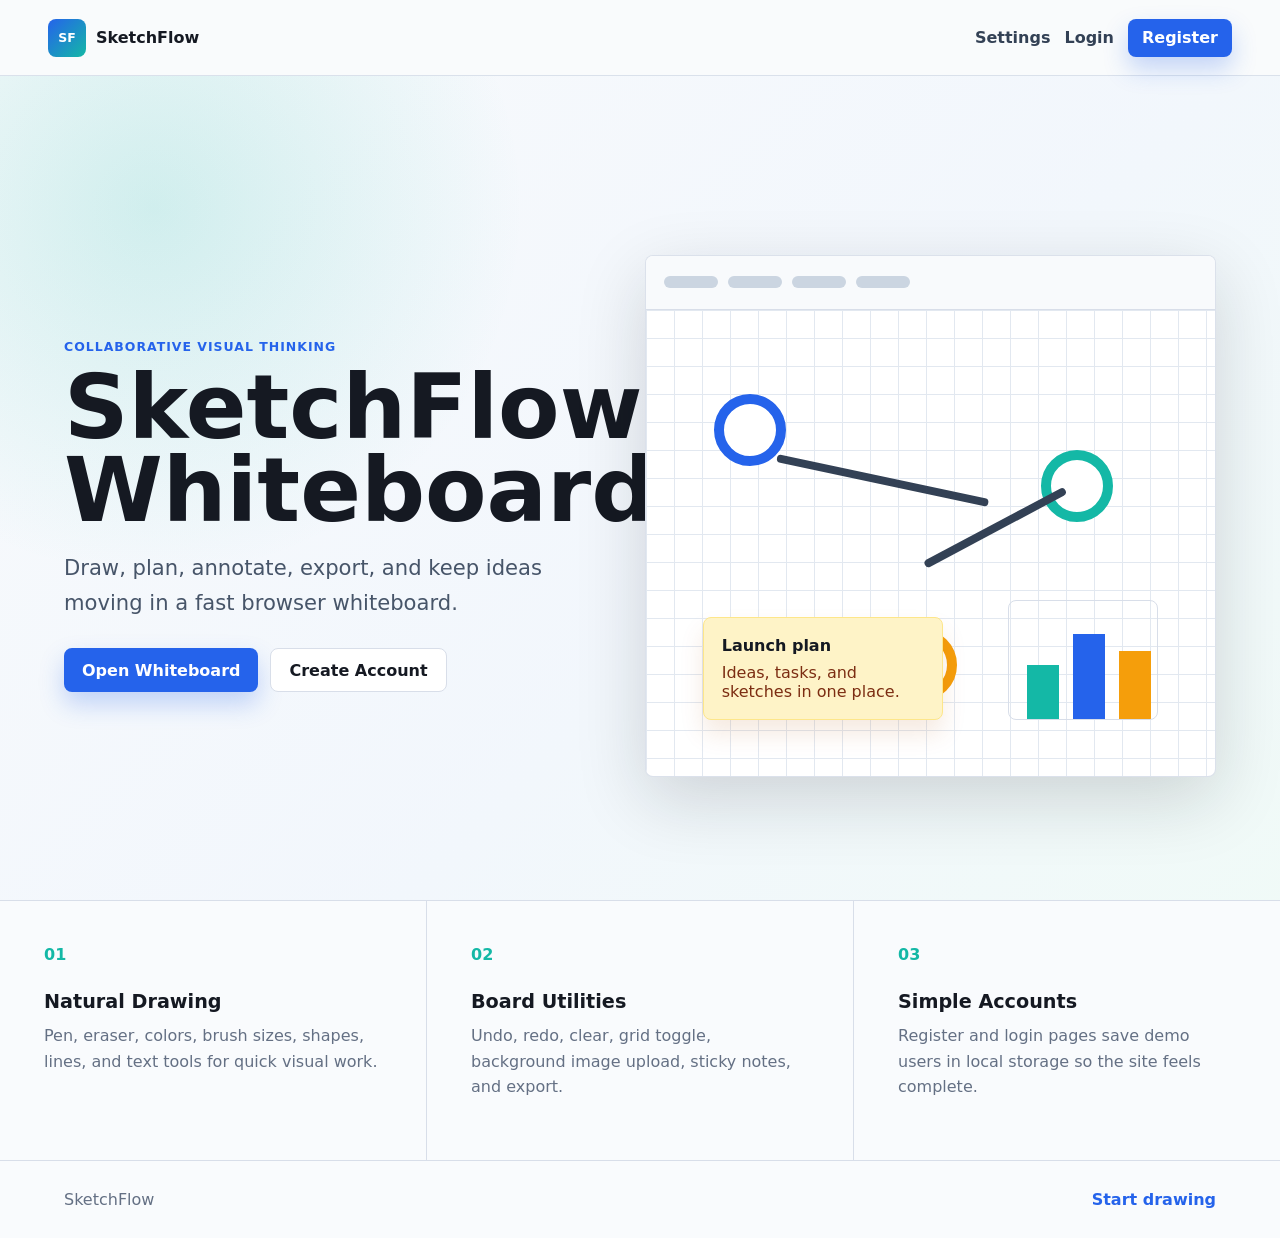
<file: index.html>
<!DOCTYPE html>
<html lang="en">
<head>
  <meta charset="UTF-8">
  <meta name="viewport" content="width=device-width, initial-scale=1.0">
  <title>SketchFlow Whiteboard | Home</title>
  <link rel="stylesheet" href="styles.css">
</head>
<body>
  <header class="site-header">
    <a class="brand" href="index.html">
      <span class="brand-mark">SF</span>
      <span>SketchFlow</span>
    </a>
    <nav class="nav-links">
      <a href="settings.html">Settings</a>
      <a href="login.html">Login</a>
      <a class="button button-small" href="register.html">Register</a>
    </nav>
  </header>

  <main>
    <section class="hero">
      <div class="hero-copy">
        <p class="eyebrow">Collaborative visual thinking</p>
        <h1>SketchFlow Whiteboard</h1>
        <p class="hero-text">
          Draw, plan, annotate, export, and keep ideas moving in a fast browser whiteboard.
        </p>
        <div class="hero-actions">
          <a class="button" href="whiteboard.html">Open Whiteboard</a>
          <a class="button button-ghost" href="register.html">Create Account</a>
        </div>
      </div>
      <div class="hero-board" aria-label="Whiteboard preview">
        <div class="preview-toolbar">
          <span></span><span></span><span></span><span></span>
        </div>
        <div class="preview-canvas">
          <div class="node node-a"></div>
          <div class="node node-b"></div>
          <div class="node node-c"></div>
          <div class="connector connector-a"></div>
          <div class="connector connector-b"></div>
          <div class="sticky-preview">
            <strong>Launch plan</strong>
            <span>Ideas, tasks, and sketches in one place.</span>
          </div>
          <div class="chart-preview"></div>
        </div>
      </div>
    </section>

    <section class="feature-band">
      <div class="feature">
        <span class="feature-icon">01</span>
        <h2>Natural Drawing</h2>
        <p>Pen, eraser, colors, brush sizes, shapes, lines, and text tools for quick visual work.</p>
      </div>
      <div class="feature">
        <span class="feature-icon">02</span>
        <h2>Board Utilities</h2>
        <p>Undo, redo, clear, grid toggle, background image upload, sticky notes, and export.</p>
      </div>
      <div class="feature">
        <span class="feature-icon">03</span>
        <h2>Simple Accounts</h2>
        <p>Register and login pages save demo users in local storage so the site feels complete.</p>
      </div>
    </section>
  </main>

  <footer class="site-footer">
    <span>SketchFlow</span>
    <a href="whiteboard.html">Start drawing</a>
  </footer>
  <script src="theme.js"></script>
</body>
</html>
</file>
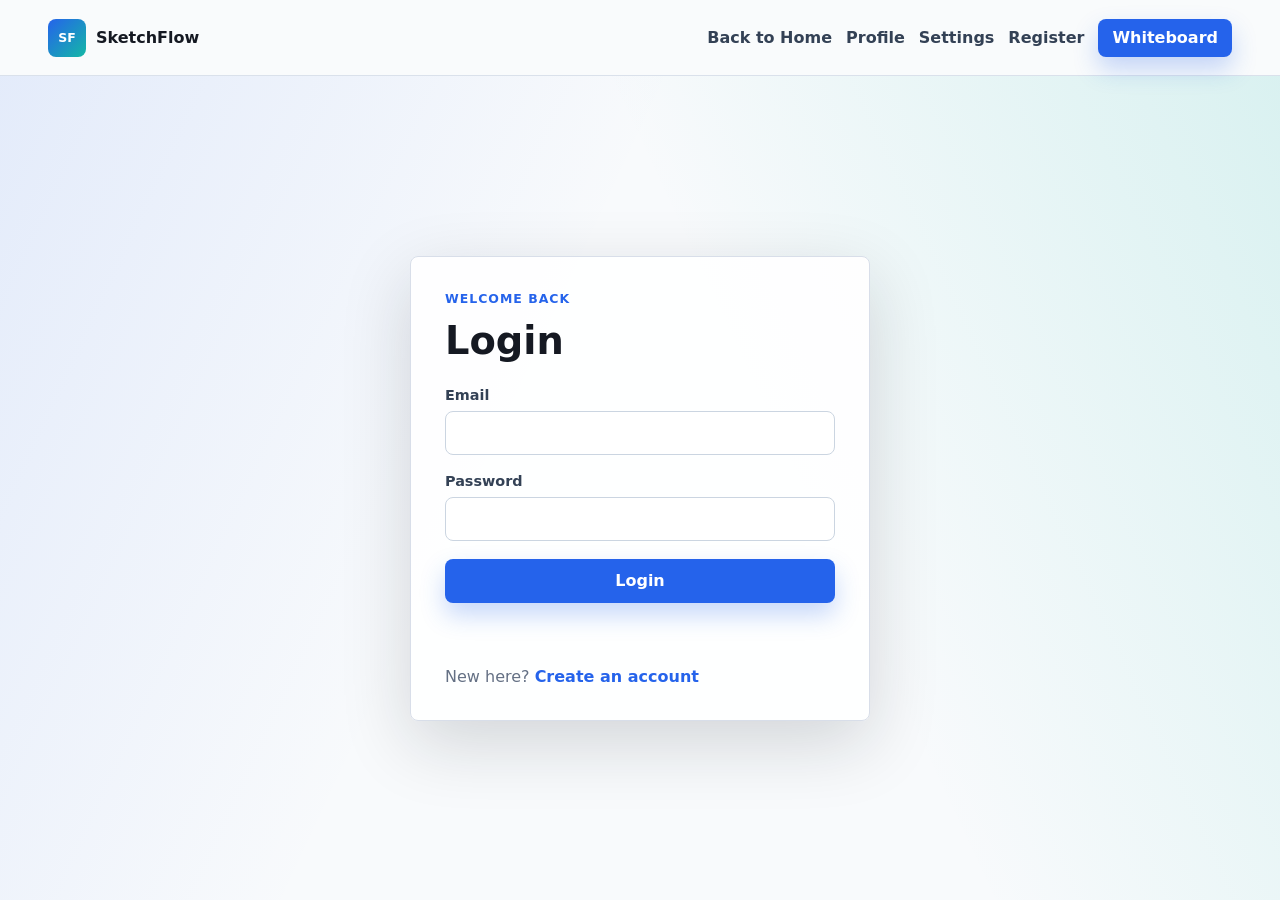
<file: login.html>
<!DOCTYPE html>
<html lang="en">
<head>
  <meta charset="UTF-8">
  <meta name="viewport" content="width=device-width, initial-scale=1.0">
  <title>Login | SketchFlow</title>
  <link rel="stylesheet" href="styles.css">
</head>
<body class="auth-page">
  <header class="site-header">
    <a class="brand" href="index.html">
      <span class="brand-mark">SF</span>
      <span>SketchFlow</span>
    </a>
    <nav class="nav-links">
      <a href="index.html">Back to Home</a>
      <a href="profile.html">Profile</a>
      <a href="settings.html">Settings</a>
      <a href="register.html">Register</a>
      <a class="button button-small" href="whiteboard.html">Whiteboard</a>
    </nav>
  </header>

  <main class="auth-shell">
    <section class="auth-panel">
      <p class="eyebrow">Welcome back</p>
      <h1>Login</h1>
      <form id="loginForm" class="auth-form">
        <label>
          Email
          <input type="email" id="loginEmail" autocomplete="email" required>
        </label>
        <label>
          Password
          <input type="password" id="loginPassword" autocomplete="current-password" required>
        </label>
        <button class="button" type="submit">Login</button>
        <p id="loginMessage" class="form-message" role="status"></p>
      </form>
      <p class="auth-switch">New here? <a href="register.html">Create an account</a></p>
    </section>
  </main>

  <script src="theme.js"></script>
  <script src="auth.js"></script>
</body>
</html>
</file>
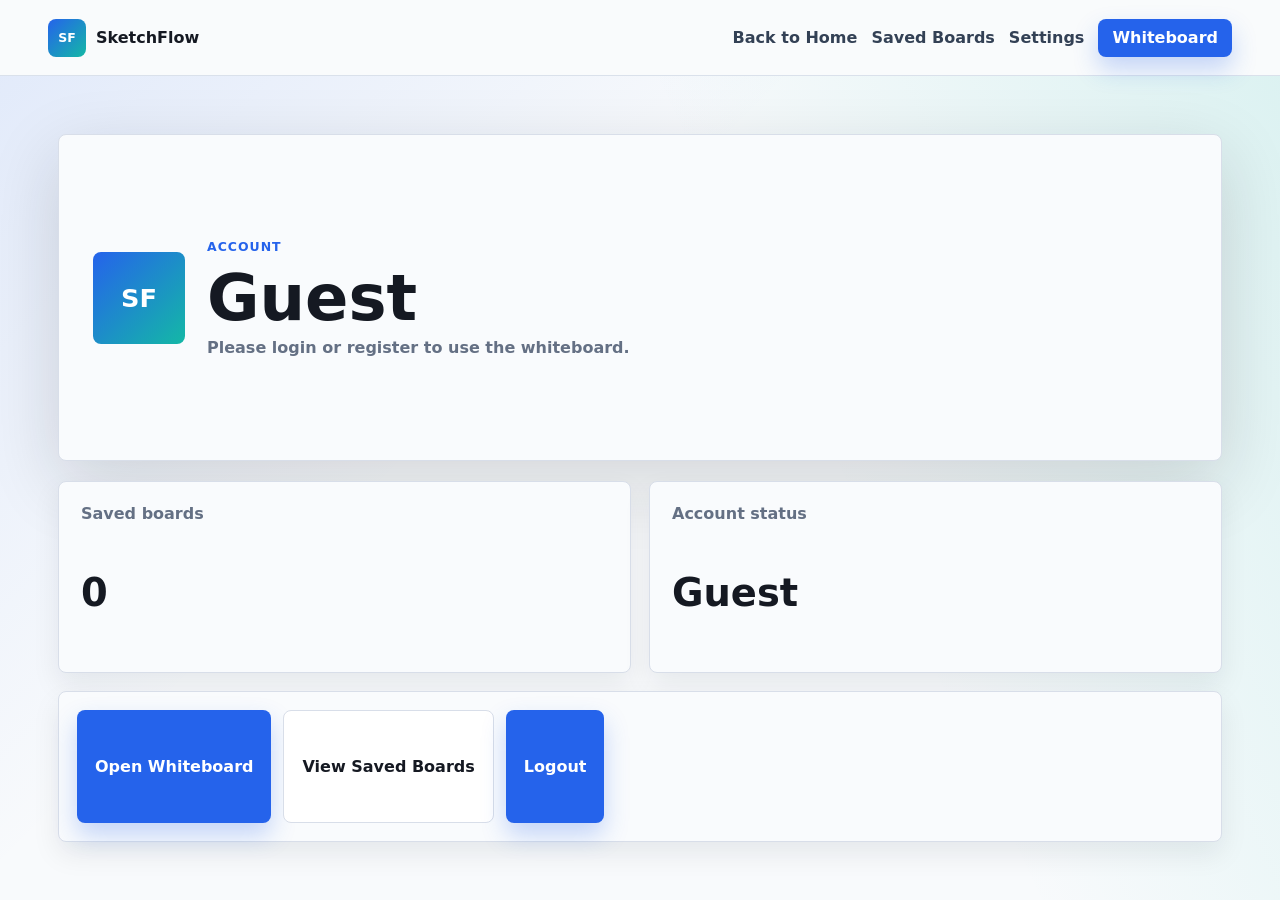
<file: profile.html>
<!DOCTYPE html>
<html lang="en">
<head>
  <meta charset="UTF-8">
  <meta name="viewport" content="width=device-width, initial-scale=1.0">
  <title>Profile | SketchFlow</title>
  <link rel="stylesheet" href="styles.css">
</head>
<body>
  <header class="site-header">
    <a class="brand" href="index.html">
      <span class="brand-mark">SF</span>
      <span>SketchFlow</span>
    </a>
    <nav class="nav-links">
      <a href="index.html">Back to Home</a>
      <a href="saved.html">Saved Boards</a>
      <a href="settings.html">Settings</a>
      <a class="button button-small" href="whiteboard.html">Whiteboard</a>
    </nav>
  </header>

  <main class="profile-shell">
    <section class="profile-panel">
      <div class="profile-avatar" id="profileAvatar">SF</div>
      <div>
        <p class="eyebrow">Account</p>
        <h1 id="profileName">Guest</h1>
        <p id="profileEmail" class="profile-email">Not logged in</p>
      </div>
    </section>

    <section class="profile-grid">
      <div class="profile-card">
        <span>Saved boards</span>
        <strong id="profileBoards">0</strong>
      </div>
      <div class="profile-card">
        <span>Account status</span>
        <strong id="profileStatus">Guest</strong>
      </div>
      <div class="profile-actions">
        <a class="button" href="whiteboard.html">Open Whiteboard</a>
        <a class="button button-ghost" href="saved.html">View Saved Boards</a>
        <button id="logoutBtn" class="button logout-button" type="button">Logout</button>
      </div>
    </section>
  </main>

  <script src="theme.js"></script>
  <script src="profile.js"></script>
</body>
</html>
</file>
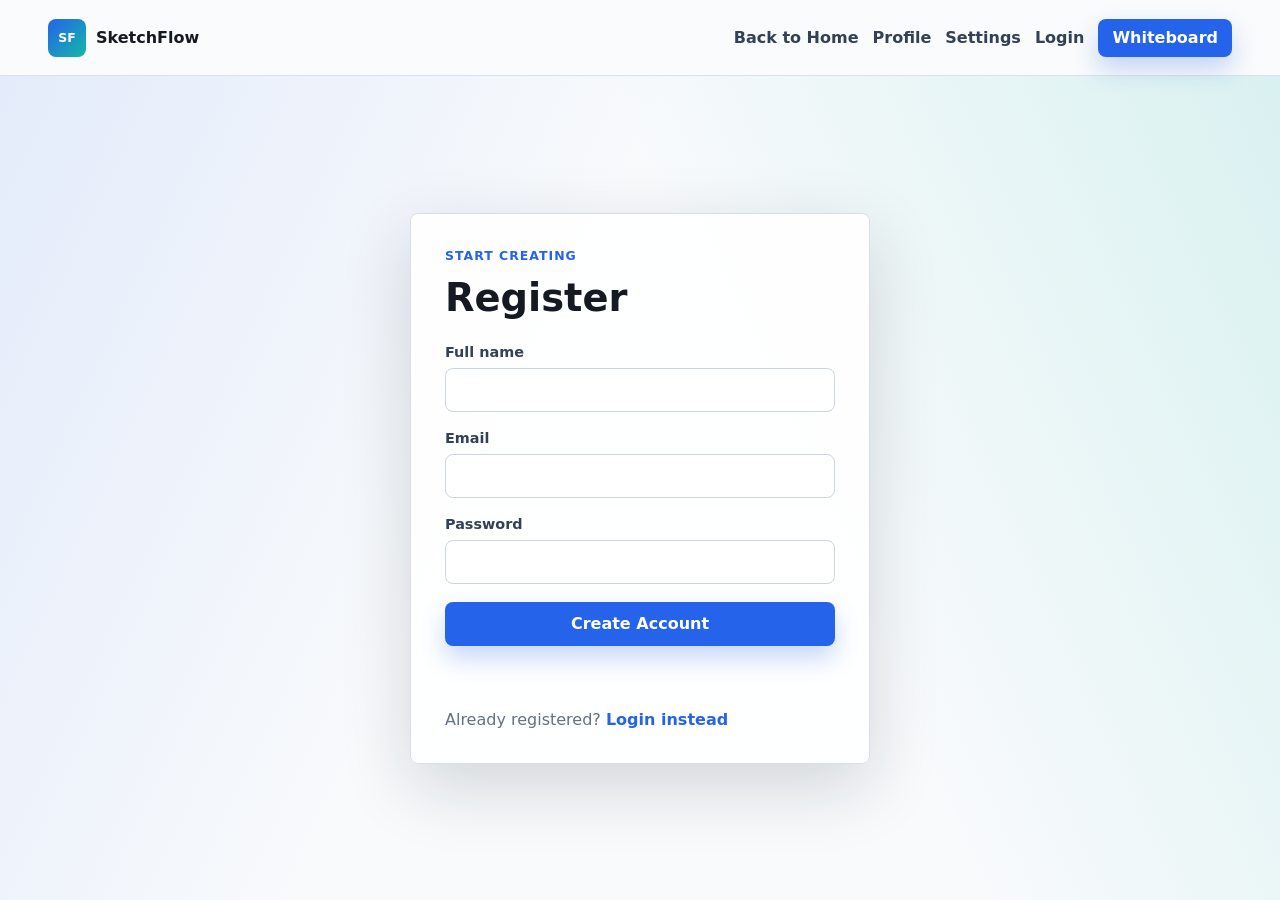
<file: register.html>
<!DOCTYPE html>
<html lang="en">
<head>
  <meta charset="UTF-8">
  <meta name="viewport" content="width=device-width, initial-scale=1.0">
  <title>Register | SketchFlow</title>
  <link rel="stylesheet" href="styles.css">
</head>
<body class="auth-page">
  <header class="site-header">
    <a class="brand" href="index.html">
      <span class="brand-mark">SF</span>
      <span>SketchFlow</span>
    </a>
    <nav class="nav-links">
      <a href="index.html">Back to Home</a>
      <a href="profile.html">Profile</a>
      <a href="settings.html">Settings</a>
      <a href="login.html">Login</a>
      <a class="button button-small" href="whiteboard.html">Whiteboard</a>
    </nav>
  </header>

  <main class="auth-shell">
    <section class="auth-panel">
      <p class="eyebrow">Start creating</p>
      <h1>Register</h1>
      <form id="registerForm" class="auth-form">
        <label>
          Full name
          <input type="text" id="registerName" autocomplete="name" minlength="2" required>
        </label>
        <label>
          Email
          <input type="email" id="registerEmail" autocomplete="email" required>
        </label>
        <label>
          Password
          <input type="password" id="registerPassword" autocomplete="new-password" minlength="6" required>
        </label>
        <button class="button" type="submit">Create Account</button>
        <p id="registerMessage" class="form-message" role="status"></p>
      </form>
      <p class="auth-switch">Already registered? <a href="login.html">Login instead</a></p>
    </section>
  </main>

  <script src="theme.js"></script>
  <script src="auth.js"></script>
</body>
</html>
</file>
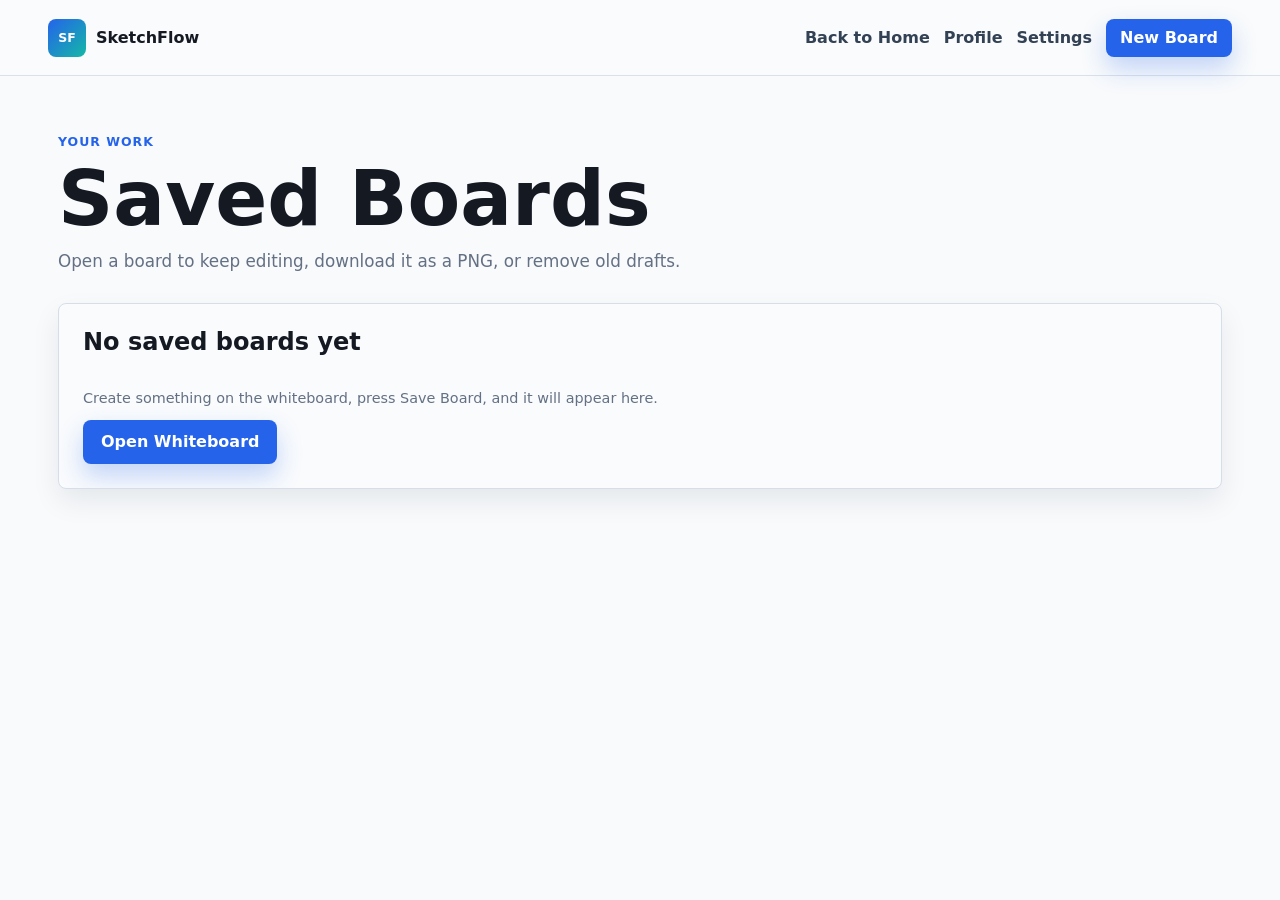
<file: saved.html>
<!DOCTYPE html>
<html lang="en">
<head>
  <meta charset="UTF-8">
  <meta name="viewport" content="width=device-width, initial-scale=1.0">
  <title>Saved Boards | SketchFlow</title>
  <link rel="stylesheet" href="styles.css">
</head>
<body>
  <header class="site-header">
    <a class="brand" href="index.html">
      <span class="brand-mark">SF</span>
      <span>SketchFlow</span>
    </a>
    <nav class="nav-links">
      <a href="index.html">Back to Home</a>
      <a href="profile.html">Profile</a>
      <a href="settings.html">Settings</a>
      <a class="button button-small" href="whiteboard.html">New Board</a>
    </nav>
  </header>

  <main class="saved-shell">
    <section class="saved-heading">
      <p class="eyebrow">Your work</p>
      <h1>Saved Boards</h1>
      <p>Open a board to keep editing, download it as a PNG, or remove old drafts.</p>
    </section>
    <section id="savedGrid" class="saved-grid" aria-live="polite"></section>
  </main>

  <script src="theme.js"></script>
  <script src="saved.js"></script>
</body>
</html>
</file>
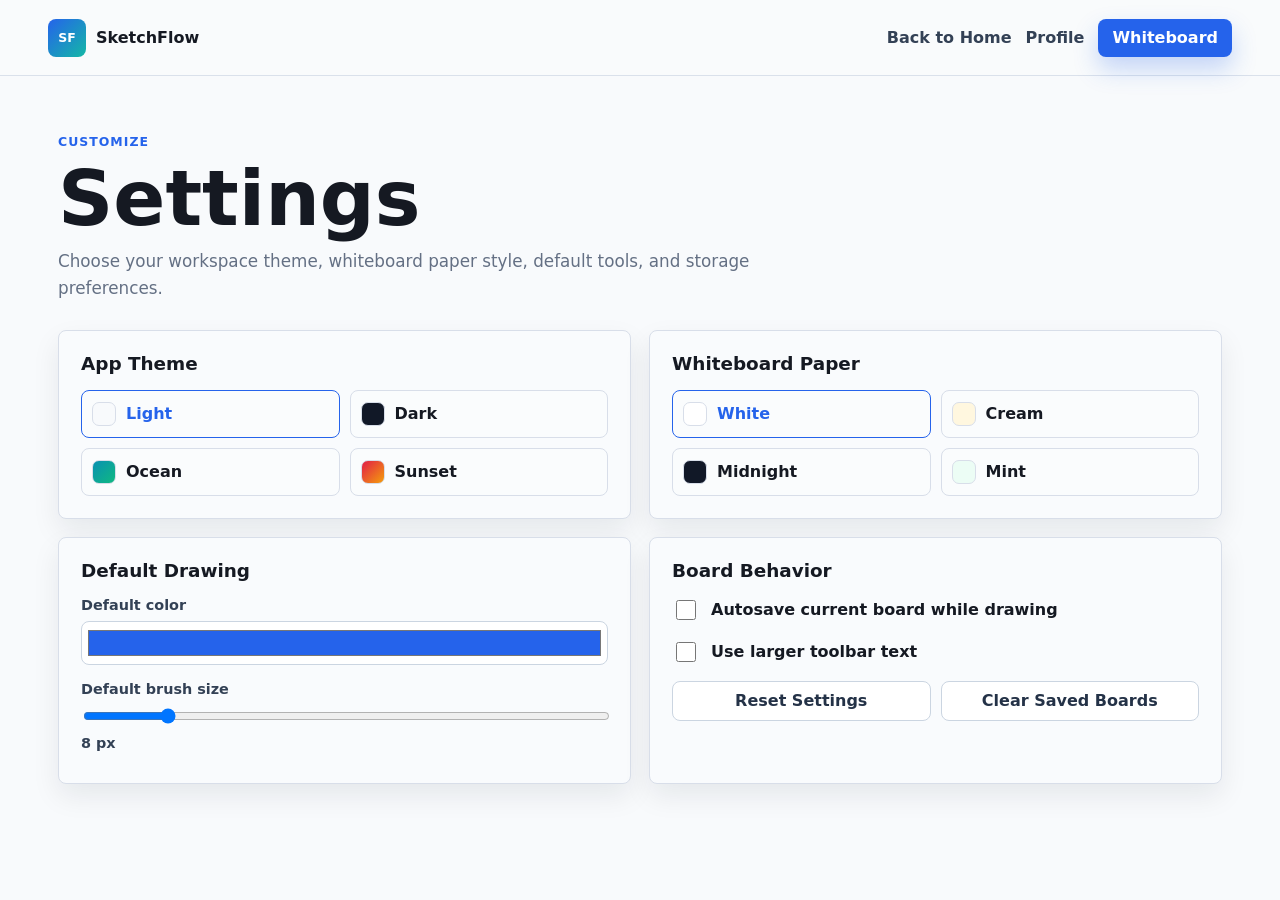
<file: settings.html>
<!DOCTYPE html>
<html lang="en">
<head>
  <meta charset="UTF-8">
  <meta name="viewport" content="width=device-width, initial-scale=1.0">
  <title>Settings | SketchFlow</title>
  <link rel="stylesheet" href="styles.css">
</head>
<body>
  <header class="site-header">
    <a class="brand" href="index.html">
      <span class="brand-mark">SF</span>
      <span>SketchFlow</span>
    </a>
    <nav class="nav-links">
      <a href="index.html">Back to Home</a>
      <a href="profile.html">Profile</a>
      <a class="button button-small" href="whiteboard.html">Whiteboard</a>
    </nav>
  </header>

  <main class="settings-shell">
    <section class="settings-heading">
      <p class="eyebrow">Customize</p>
      <h1>Settings</h1>
      <p>Choose your workspace theme, whiteboard paper style, default tools, and storage preferences.</p>
    </section>

    <section class="settings-grid">
      <article class="settings-card">
        <h2>App Theme</h2>
        <div class="theme-options" data-setting="siteTheme">
          <button class="theme-choice" data-value="light" type="button"><span class="swatch light-swatch"></span>Light</button>
          <button class="theme-choice" data-value="dark" type="button"><span class="swatch dark-swatch"></span>Dark</button>
          <button class="theme-choice" data-value="ocean" type="button"><span class="swatch ocean-swatch"></span>Ocean</button>
          <button class="theme-choice" data-value="sunset" type="button"><span class="swatch sunset-swatch"></span>Sunset</button>
        </div>
      </article>

      <article class="settings-card">
        <h2>Whiteboard Paper</h2>
        <div class="theme-options" data-setting="boardTheme">
          <button class="theme-choice" data-value="white" type="button"><span class="swatch paper-white"></span>White</button>
          <button class="theme-choice" data-value="cream" type="button"><span class="swatch paper-cream"></span>Cream</button>
          <button class="theme-choice" data-value="midnight" type="button"><span class="swatch paper-midnight"></span>Midnight</button>
          <button class="theme-choice" data-value="mint" type="button"><span class="swatch paper-mint"></span>Mint</button>
        </div>
      </article>

      <article class="settings-card">
        <h2>Default Drawing</h2>
        <label class="control-label">Default color
          <input id="defaultColor" type="color" value="#2563eb">
        </label>
        <label class="control-label">Default brush size
          <input id="defaultBrushSize" type="range" min="2" max="42" value="8">
          <span id="defaultBrushValue">8 px</span>
        </label>
      </article>

      <article class="settings-card">
        <h2>Board Behavior</h2>
        <label class="toggle-row">
          <input id="autoSave" type="checkbox">
          <span>Autosave current board while drawing</span>
        </label>
        <label class="toggle-row">
          <input id="largeText" type="checkbox">
          <span>Use larger toolbar text</span>
        </label>
        <div class="settings-actions">
          <button id="resetSettings" class="tool-button" type="button">Reset Settings</button>
          <button id="clearSavedBoards" class="tool-button danger" type="button">Clear Saved Boards</button>
        </div>
        <p id="settingsMessage" class="form-message" role="status"></p>
      </article>
    </section>
  </main>

  <script src="theme.js"></script>
  <script src="settings.js"></script>
</body>
</html>
</file>
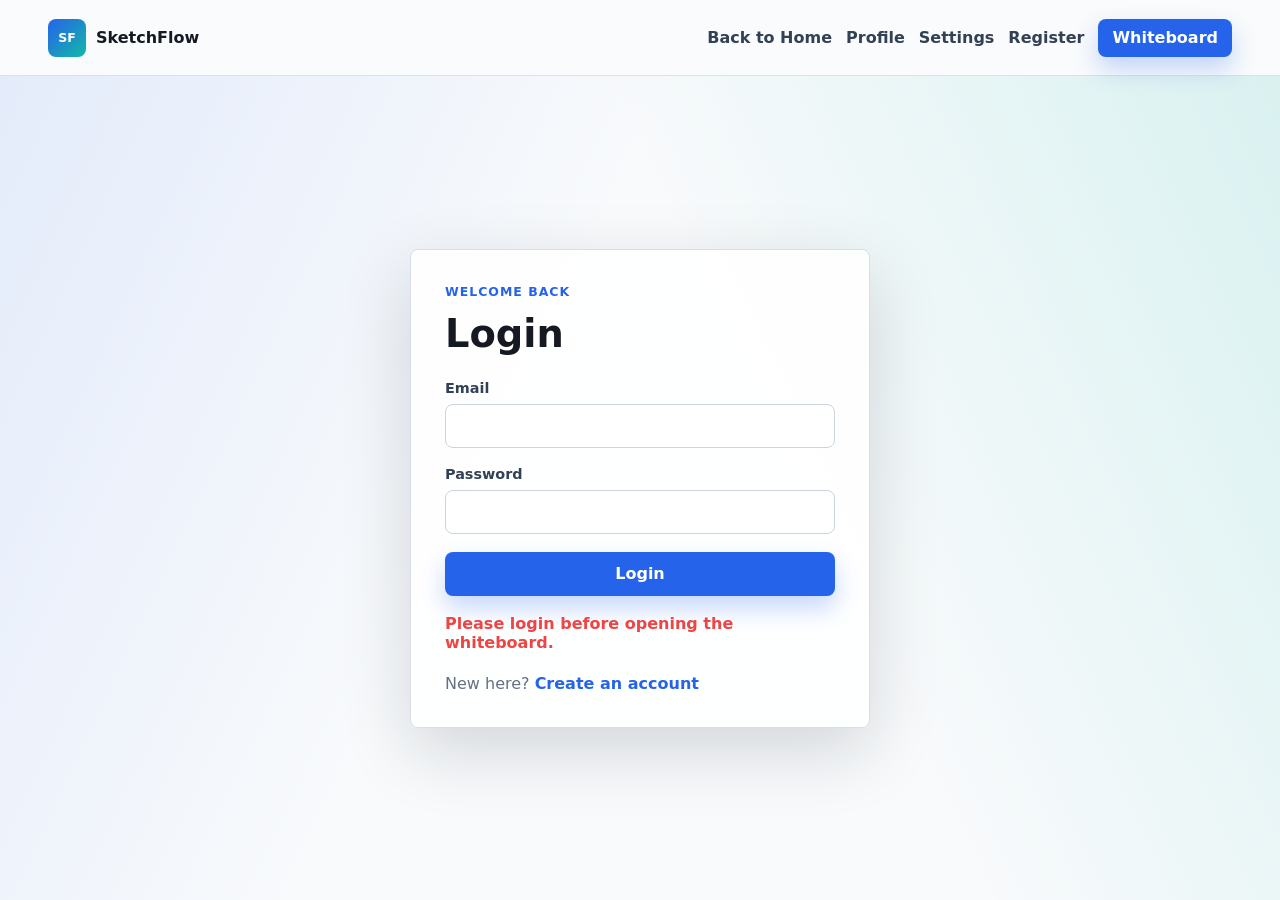
<file: whiteboard.html>
<!DOCTYPE html>
<html lang="en">
<head>
  <meta charset="UTF-8">
  <meta name="viewport" content="width=device-width, initial-scale=1.0">
  <title>Whiteboard | SketchFlow</title>
  <link rel="stylesheet" href="styles.css">
</head>
<body class="board-page">
  <header class="board-topbar">
    <a class="brand" href="index.html">
      <span class="brand-mark">SF</span>
      <span>SketchFlow</span>
    </a>
    <div class="board-title">
      <input id="boardTitle" value="Untitled board" aria-label="Board title">
      <span id="userBadge">Guest mode</span>
    </div>
    <nav class="nav-links">
      <a href="index.html">Back to Home</a>
      <a href="saved.html">Saved Boards</a>
      <a href="profile.html">Profile</a>
      <a href="settings.html">Settings</a>
      <a href="login.html">Login</a>
      <a href="register.html">Register</a>
    </nav>
  </header>

  <main class="whiteboard-app">
    <aside class="tool-panel" aria-label="Whiteboard tools">
      <div class="tool-group">
        <button class="tool-button active" data-tool="pen" title="Pen">Pen</button>
        <button class="tool-button" data-tool="eraser" title="Eraser">Erase</button>
        <button class="tool-button" data-tool="line" title="Line">Line</button>
        <button class="tool-button" data-tool="rect" title="Rectangle">Rect</button>
        <button class="tool-button" data-tool="circle" title="Circle">Circle</button>
        <button class="tool-button" data-tool="text" title="Text">Text</button>
      </div>

      <div class="tool-group">
        <label class="control-label">Color
          <input id="colorPicker" type="color" value="#2563eb">
        </label>
        <label class="control-label">Size
          <input id="brushSize" type="range" min="2" max="42" value="8">
          <span id="brushValue">8</span>
        </label>
      </div>

      <div class="tool-group">
        <button id="undoBtn" class="tool-button">Undo</button>
        <button id="redoBtn" class="tool-button">Redo</button>
        <button id="clearBtn" class="tool-button danger">Clear</button>
      </div>

      <div class="tool-group">
        <button id="noteBtn" class="tool-button">Note</button>
        <button id="saveBtn" class="tool-button">Save Board</button>
        <button id="exportBtn" class="tool-button">Save PNG</button>
        <label class="tool-button file-button">
          Image
          <input id="imageLoader" type="file" accept="image/*">
        </label>
      </div>
    </aside>

    <section class="canvas-shell">
      <canvas id="whiteboardCanvas" aria-label="Interactive whiteboard canvas"></canvas>
      <div id="notesLayer" class="notes-layer"></div>
      <input id="textInput" class="floating-text" type="text" aria-label="Canvas text input">
    </section>

    <aside class="info-panel">
      <h2>Board Tools</h2>
      <div class="stat-list">
        <div><span>Tool</span><strong id="toolStatus">Pen</strong></div>
        <div><span>Brush</span><strong id="sizeStatus">8 px</strong></div>
        <div><span>Objects</span><strong id="objectStatus">0</strong></div>
      </div>
      <div class="mini-guide">
        <p>Click and drag to draw. Use text mode to place labels. Notes can be moved by dragging their top edge.</p>
      </div>
    </aside>
  </main>

  <script src="theme.js"></script>
  <script src="whiteboard.js"></script>
</body>
</html>
</file>
<file: styles.css>
:root {
  --ink: #151922;
  --muted: #647084;
  --paper: #f8fafc;
  --line: #d8dee9;
  --brand: #2563eb;
  --brand-dark: #1d4ed8;
  --accent: #14b8a6;
  --warn: #ef4444;
  --panel: rgba(255, 255, 255, 0.92);
  --shadow: 0 22px 70px rgba(21, 25, 34, 0.16);
  --canvas-paper: #ffffff;
}

:root[data-theme="dark"] {
  --ink: #e5edf8;
  --muted: #aeb8c8;
  --paper: #111827;
  --line: #334155;
  --brand: #60a5fa;
  --brand-dark: #3b82f6;
  --accent: #2dd4bf;
  --panel: rgba(15, 23, 42, 0.94);
  --shadow: 0 22px 70px rgba(0, 0, 0, 0.35);
}

:root[data-theme="ocean"] {
  --ink: #102033;
  --muted: #4f6b7d;
  --paper: #ecfeff;
  --line: #b6e2ea;
  --brand: #0891b2;
  --brand-dark: #0e7490;
  --accent: #10b981;
}

:root[data-theme="sunset"] {
  --ink: #261414;
  --muted: #765353;
  --paper: #fff7ed;
  --line: #fed7aa;
  --brand: #e11d48;
  --brand-dark: #be123c;
  --accent: #f59e0b;
}

:root[data-board-theme="white"] { --canvas-paper: #ffffff; }
:root[data-board-theme="cream"] { --canvas-paper: #fff7df; }
:root[data-board-theme="midnight"] { --canvas-paper: #111827; }
:root[data-board-theme="mint"] { --canvas-paper: #ecfdf5; }

:root.large-ui .tool-button,
:root.large-ui .board-topbar,
:root.large-ui .control-label {
  font-size: 1.04rem;
}

* {
  box-sizing: border-box;
}

body {
  margin: 0;
  color: var(--ink);
  font-family: Inter, ui-sans-serif, system-ui, -apple-system, BlinkMacSystemFont, "Segoe UI", sans-serif;
  background: var(--paper);
}

a {
  color: inherit;
  text-decoration: none;
}

.site-header,
.board-topbar {
  position: sticky;
  top: 0;
  z-index: 20;
  display: flex;
  align-items: center;
  justify-content: space-between;
  gap: 18px;
  min-height: 76px;
  padding: 16px clamp(18px, 4vw, 48px);
  border-bottom: 1px solid rgba(216, 222, 233, 0.9);
  background: color-mix(in srgb, var(--paper) 90%, white);
  backdrop-filter: blur(18px);
}

.brand {
  display: inline-flex;
  align-items: center;
  gap: 10px;
  font-weight: 800;
}

.brand-mark {
  display: grid;
  width: 38px;
  height: 38px;
  place-items: center;
  color: #ffffff;
  border-radius: 8px;
  background: linear-gradient(135deg, var(--brand), var(--accent));
  font-size: 0.78rem;
}

.nav-links {
  display: flex;
  align-items: center;
  gap: 14px;
  color: #334155;
  font-weight: 700;
}

.button,
button.button {
  display: inline-flex;
  align-items: center;
  justify-content: center;
  min-height: 44px;
  padding: 0 18px;
  border: 0;
  border-radius: 8px;
  color: #ffffff;
  background: var(--brand);
  box-shadow: 0 12px 25px rgba(37, 99, 235, 0.25);
  font: inherit;
  font-weight: 800;
  cursor: pointer;
}

.button:hover {
  background: var(--brand-dark);
}

.button-small {
  min-height: 38px;
  padding: 0 14px;
}

.button-ghost {
  color: var(--ink);
  background: #ffffff;
  border: 1px solid var(--line);
  box-shadow: none;
}

.button-ghost:hover {
  background: #f1f5f9;
}

.hero {
  display: grid;
  grid-template-columns: minmax(0, 0.95fr) minmax(320px, 1.05fr);
  gap: clamp(28px, 5vw, 72px);
  align-items: center;
  min-height: calc(100vh - 76px);
  padding: clamp(44px, 7vw, 92px) clamp(18px, 5vw, 68px) 34px;
  background:
    radial-gradient(circle at 12% 16%, rgba(20, 184, 166, 0.17), transparent 28%),
    linear-gradient(135deg, var(--paper) 0%, color-mix(in srgb, var(--paper) 80%, #dbeafe) 55%, color-mix(in srgb, var(--paper) 80%, #d1fae5) 100%);
}

.eyebrow {
  margin: 0 0 12px;
  color: var(--brand);
  font-size: 0.78rem;
  font-weight: 900;
  letter-spacing: 0.08em;
  text-transform: uppercase;
}

h1,
h2,
p {
  margin-top: 0;
}

.hero h1 {
  max-width: 720px;
  margin-bottom: 18px;
  font-size: clamp(3rem, 7vw, 6.8rem);
  line-height: 0.93;
  letter-spacing: 0;
}

.hero-text {
  max-width: 640px;
  color: #475569;
  font-size: clamp(1.05rem, 2vw, 1.32rem);
  line-height: 1.65;
}

.hero-actions {
  display: flex;
  flex-wrap: wrap;
  gap: 12px;
  margin-top: 28px;
}

.hero-board {
  min-height: 520px;
  border: 1px solid rgba(216, 222, 233, 0.9);
  border-radius: 8px;
  background: #ffffff;
  box-shadow: var(--shadow);
  overflow: hidden;
}

.preview-toolbar {
  display: flex;
  gap: 10px;
  align-items: center;
  height: 54px;
  padding: 0 18px;
  border-bottom: 1px solid var(--line);
  background: #f8fafc;
}

.preview-toolbar span {
  width: 54px;
  height: 12px;
  border-radius: 999px;
  background: #cbd5e1;
}

.preview-canvas {
  position: relative;
  height: 466px;
  background-image:
    linear-gradient(#e2e8f0 1px, transparent 1px),
    linear-gradient(90deg, #e2e8f0 1px, transparent 1px);
  background-size: 28px 28px;
}

.node {
  position: absolute;
  width: 72px;
  height: 72px;
  border: 10px solid #2563eb;
  border-radius: 50%;
  background: #ffffff;
}

.node-a { left: 12%; top: 18%; }
.node-b { right: 18%; top: 30%; border-color: #14b8a6; }
.node-c { left: 42%; bottom: 16%; border-color: #f59e0b; }

.connector {
  position: absolute;
  height: 8px;
  border-radius: 999px;
  background: #334155;
  transform-origin: left center;
}

.connector-a {
  left: 23%;
  top: 31%;
  width: 38%;
  transform: rotate(12deg);
}

.connector-b {
  left: 49%;
  top: 54%;
  width: 28%;
  transform: rotate(-28deg);
}

.sticky-preview {
  position: absolute;
  left: 10%;
  bottom: 12%;
  display: grid;
  gap: 8px;
  width: min(240px, 44%);
  padding: 18px;
  border: 1px solid #fde68a;
  border-radius: 8px;
  background: #fef3c7;
  box-shadow: 0 14px 25px rgba(180, 83, 9, 0.12);
}

.sticky-preview span {
  color: #7c2d12;
}

.chart-preview {
  position: absolute;
  right: 10%;
  bottom: 12%;
  width: 150px;
  height: 120px;
  border-radius: 8px;
  background:
    linear-gradient(to top, #14b8a6 0 46%, transparent 46%),
    linear-gradient(to top, #2563eb 0 72%, transparent 72%),
    linear-gradient(to top, #f59e0b 0 58%, transparent 58%);
  background-size: 32px 100%, 32px 100%, 32px 100%;
  background-position: 18px 0, 64px 0, 110px 0;
  background-repeat: no-repeat;
  border: 1px solid var(--line);
}

.feature-band {
  display: grid;
  grid-template-columns: repeat(3, 1fr);
  gap: 1px;
  background: var(--line);
  border-top: 1px solid var(--line);
  border-bottom: 1px solid var(--line);
}

.feature {
  min-height: 220px;
  padding: clamp(24px, 4vw, 44px);
  background: color-mix(in srgb, var(--paper) 82%, white);
}

.feature-icon {
  display: inline-flex;
  margin-bottom: 26px;
  color: var(--accent);
  font-weight: 900;
}

.feature h2 {
  margin-bottom: 10px;
  font-size: 1.2rem;
}

.feature p,
.site-footer {
  color: var(--muted);
  line-height: 1.6;
}

.site-footer {
  display: flex;
  justify-content: space-between;
  padding: 26px clamp(18px, 5vw, 68px);
  background: color-mix(in srgb, var(--paper) 82%, white);
}

.site-footer a {
  color: var(--brand);
  font-weight: 800;
}

.auth-page {
  min-height: 100vh;
  background:
    linear-gradient(115deg, rgba(37, 99, 235, 0.1), transparent 42%),
    linear-gradient(245deg, rgba(20, 184, 166, 0.14), transparent 42%),
    var(--paper);
}

.auth-shell {
  display: grid;
  min-height: calc(100vh - 76px);
  place-items: center;
  padding: 36px 18px;
}

.auth-panel {
  width: min(460px, 100%);
  padding: 34px;
  border: 1px solid var(--line);
  border-radius: 8px;
  background: var(--panel);
  box-shadow: var(--shadow);
}

.settings-shell {
  min-height: calc(100vh - 76px);
  padding: clamp(28px, 5vw, 58px);
  background: var(--paper);
}

.settings-heading {
  max-width: 780px;
  margin-bottom: 28px;
}

.settings-heading h1 {
  margin-bottom: 10px;
  font-size: clamp(2.4rem, 6vw, 4.8rem);
  line-height: 1;
}

.settings-heading p:last-child {
  color: var(--muted);
  font-size: 1.05rem;
  line-height: 1.6;
}

.settings-grid {
  display: grid;
  grid-template-columns: repeat(2, minmax(0, 1fr));
  gap: 18px;
}

.settings-card {
  display: grid;
  gap: 16px;
  align-content: start;
  padding: 22px;
  border: 1px solid var(--line);
  border-radius: 8px;
  background: color-mix(in srgb, var(--paper) 82%, white);
  box-shadow: 0 12px 28px rgba(15, 23, 42, 0.08);
}

.settings-card h2 {
  margin: 0;
  font-size: 1.15rem;
}

.theme-options {
  display: grid;
  grid-template-columns: repeat(2, minmax(0, 1fr));
  gap: 10px;
}

.theme-choice {
  display: flex;
  align-items: center;
  gap: 10px;
  min-height: 48px;
  padding: 8px 10px;
  border: 1px solid var(--line);
  border-radius: 8px;
  color: var(--ink);
  background: color-mix(in srgb, var(--paper) 70%, white);
  font: inherit;
  font-weight: 850;
  cursor: pointer;
}

.theme-choice.active,
.theme-choice:hover {
  border-color: var(--brand);
  color: var(--brand);
}

.swatch {
  display: inline-block;
  width: 24px;
  height: 24px;
  border: 1px solid var(--line);
  border-radius: 7px;
}

.light-swatch { background: #f8fafc; }
.dark-swatch { background: #111827; }
.ocean-swatch { background: linear-gradient(135deg, #0891b2, #10b981); }
.sunset-swatch { background: linear-gradient(135deg, #e11d48, #f59e0b); }
.paper-white { background: #ffffff; }
.paper-cream { background: #fff7df; }
.paper-midnight { background: #111827; }
.paper-mint { background: #ecfdf5; }

.toggle-row {
  display: flex;
  align-items: center;
  gap: 12px;
  color: var(--ink);
  font-weight: 800;
}

.toggle-row input {
  width: 20px;
  min-height: 20px;
}

.settings-actions {
  display: grid;
  grid-template-columns: repeat(2, minmax(0, 1fr));
  gap: 10px;
}

.auth-panel h1 {
  margin-bottom: 24px;
  font-size: 2.4rem;
}

.auth-form {
  display: grid;
  gap: 18px;
}

.auth-form label,
.control-label {
  display: grid;
  gap: 8px;
  color: #334155;
  font-size: 0.9rem;
  font-weight: 800;
}

input {
  width: 100%;
  min-height: 44px;
  border: 1px solid #cbd5e1;
  border-radius: 8px;
  padding: 0 12px;
  color: var(--ink);
  background: #ffffff;
  font: inherit;
}

input:focus,
button:focus-visible,
a:focus-visible {
  outline: 3px solid rgba(37, 99, 235, 0.28);
  outline-offset: 2px;
}

.form-message {
  min-height: 24px;
  margin: 0;
  color: var(--brand);
  font-weight: 800;
}

.form-message.error {
  color: var(--warn);
}

.auth-switch {
  margin: 22px 0 0;
  color: var(--muted);
}

.auth-switch a {
  color: var(--brand);
  font-weight: 800;
}

.saved-shell {
  min-height: calc(100vh - 76px);
  padding: clamp(28px, 5vw, 58px);
  background: var(--paper);
}

.saved-heading {
  max-width: 760px;
  margin-bottom: 28px;
}

.saved-heading h1 {
  margin-bottom: 10px;
  font-size: clamp(2.4rem, 6vw, 4.8rem);
  line-height: 1;
}

.saved-heading p:last-child {
  color: var(--muted);
  font-size: 1.05rem;
  line-height: 1.6;
}

.saved-grid {
  display: grid;
  grid-template-columns: repeat(auto-fill, minmax(260px, 1fr));
  gap: 18px;
}

.saved-card,
.empty-state {
  border: 1px solid var(--line);
  border-radius: 8px;
  background: color-mix(in srgb, var(--paper) 82%, white);
  box-shadow: 0 12px 28px rgba(15, 23, 42, 0.08);
  overflow: hidden;
}

.saved-card img {
  display: block;
  width: 100%;
  aspect-ratio: 16 / 10;
  object-fit: cover;
  background: #eef3f8;
  border-bottom: 1px solid var(--line);
}

.saved-card-body {
  display: grid;
  gap: 12px;
  padding: 14px;
}

.saved-card h2 {
  margin: 0;
  font-size: 1.05rem;
}

.saved-card p,
.empty-state p {
  margin: 0;
  color: var(--muted);
  font-size: 0.9rem;
}

.saved-actions {
  display: grid;
  grid-template-columns: repeat(3, 1fr);
  gap: 8px;
}

.saved-actions a,
.saved-actions button {
  display: inline-flex;
  align-items: center;
  justify-content: center;
  min-height: 38px;
  border: 1px solid #cbd5e1;
  border-radius: 8px;
  color: #243247;
  background: #ffffff;
  font: inherit;
  font-size: 0.9rem;
  font-weight: 850;
  cursor: pointer;
}

.saved-actions a:hover,
.saved-actions button:hover {
  border-color: var(--brand);
  color: var(--brand);
  background: #eff6ff;
}

.saved-actions .delete-board:hover {
  border-color: var(--warn);
  color: var(--warn);
  background: #fef2f2;
}

.empty-state {
  grid-column: 1 / -1;
  display: grid;
  gap: 14px;
  justify-items: start;
  padding: 24px;
}

.profile-shell {
  display: grid;
  gap: 20px;
  min-height: calc(100vh - 76px);
  padding: clamp(28px, 5vw, 58px);
  background:
    linear-gradient(135deg, rgba(37, 99, 235, 0.1), transparent 38%),
    linear-gradient(245deg, rgba(20, 184, 166, 0.12), transparent 38%),
    var(--paper);
}

.profile-panel {
  display: flex;
  align-items: center;
  gap: 22px;
  padding: clamp(22px, 4vw, 34px);
  border: 1px solid var(--line);
  border-radius: 8px;
  background: color-mix(in srgb, var(--paper) 82%, white);
  box-shadow: var(--shadow);
}

.profile-avatar {
  display: grid;
  flex: 0 0 auto;
  width: 92px;
  height: 92px;
  place-items: center;
  border-radius: 8px;
  color: #ffffff;
  background: linear-gradient(135deg, var(--brand), var(--accent));
  font-size: 1.6rem;
  font-weight: 900;
}

.profile-panel h1 {
  margin-bottom: 8px;
  font-size: clamp(2rem, 5vw, 4rem);
  line-height: 1;
}

.profile-email {
  margin: 0;
  color: var(--muted);
  font-weight: 800;
}

.profile-grid {
  display: grid;
  grid-template-columns: repeat(2, minmax(0, 1fr));
  gap: 18px;
}

.profile-card,
.profile-actions {
  border: 1px solid var(--line);
  border-radius: 8px;
  background: color-mix(in srgb, var(--paper) 82%, white);
  box-shadow: 0 12px 28px rgba(15, 23, 42, 0.08);
}

.profile-card {
  display: grid;
  gap: 12px;
  padding: 22px;
}

.profile-card span {
  color: var(--muted);
  font-weight: 800;
}

.profile-card strong {
  font-size: 2.4rem;
}

.profile-actions {
  grid-column: 1 / -1;
  display: flex;
  flex-wrap: wrap;
  gap: 12px;
  padding: 18px;
}

.logout-button {
  background: #334155;
  box-shadow: none;
}

.logout-button:hover {
  background: #1e293b;
}

.board-page {
  height: 100vh;
  overflow: hidden;
  background: color-mix(in srgb, var(--paper) 80%, #dfe7f1);
}

.board-topbar {
  min-height: 68px;
  padding: 10px 18px;
}

.board-title {
  display: flex;
  align-items: center;
  gap: 12px;
  flex: 1;
  max-width: 620px;
}

.board-title input {
  min-height: 40px;
  font-weight: 900;
}

#userBadge {
  white-space: nowrap;
  color: var(--muted);
  font-size: 0.9rem;
  font-weight: 800;
}

.board-topbar .nav-links {
  justify-content: flex-end;
}

.whiteboard-app {
  display: grid;
  grid-template-columns: 176px minmax(0, 1fr) 250px;
  height: calc(100vh - 68px);
}

.tool-panel,
.info-panel {
  display: flex;
  flex-direction: column;
  gap: 14px;
  padding: 14px;
  border-right: 1px solid var(--line);
  background: color-mix(in srgb, var(--paper) 88%, white);
  overflow-y: auto;
}

.info-panel {
  border-right: 0;
  border-left: 1px solid var(--line);
}

.info-panel h2 {
  margin: 4px 0 0;
  font-size: 1rem;
}

.tool-group {
  display: grid;
  grid-template-columns: 1fr;
  gap: 8px;
  padding-bottom: 14px;
  border-bottom: 1px solid #e2e8f0;
}

.tool-group:last-child {
  border-bottom: 0;
}

.tool-button {
  min-height: 40px;
  border: 1px solid #cbd5e1;
  border-radius: 8px;
  color: #243247;
  background: #ffffff;
  font: inherit;
  font-weight: 850;
  cursor: pointer;
}

.tool-button:hover,
.tool-button.active {
  border-color: var(--brand);
  color: var(--brand);
  background: #eff6ff;
}

.tool-button.danger:hover {
  border-color: var(--warn);
  color: var(--warn);
  background: #fef2f2;
}

.file-button {
  display: grid;
  place-items: center;
  cursor: pointer;
}

.file-button input {
  display: none;
}

input[type="color"] {
  height: 42px;
  padding: 4px;
}

input[type="range"] {
  min-height: auto;
  padding: 0;
}

#brushValue {
  color: var(--muted);
  font-weight: 800;
}

.canvas-shell {
  position: relative;
  overflow: hidden;
  background: var(--canvas-paper);
}

#whiteboardCanvas {
  display: block;
  width: 100%;
  height: 100%;
  cursor: crosshair;
  touch-action: none;
}

.notes-layer {
  position: absolute;
  inset: 0;
  pointer-events: none;
}

.note {
  position: absolute;
  width: 190px;
  min-height: 150px;
  padding: 36px 14px 14px;
  border: 1px solid #facc15;
  border-radius: 8px;
  background: #fef3c7;
  box-shadow: 0 16px 30px rgba(113, 63, 18, 0.18);
  pointer-events: auto;
}

.note::before {
  content: "Note";
  position: absolute;
  inset: 0 0 auto 0;
  z-index: 1;
  height: 28px;
  padding: 6px 12px;
  border-bottom: 1px solid rgba(180, 83, 9, 0.18);
  color: #7c2d12;
  font-size: 0.78rem;
  font-weight: 900;
  cursor: move;
  pointer-events: none;
}

.note textarea {
  position: relative;
  z-index: 1;
  width: 100%;
  min-height: 92px;
  resize: vertical;
  border: 0;
  color: #422006;
  background: transparent;
  font: inherit;
  line-height: 1.45;
}

.note button {
  position: absolute;
  top: 4px;
  right: 6px;
  z-index: 2;
  width: 22px;
  height: 22px;
  border: 0;
  border-radius: 6px;
  background: rgba(146, 64, 14, 0.12);
  cursor: pointer;
}

.floating-text {
  position: absolute;
  display: none;
  z-index: 30;
  min-width: 180px;
  width: 240px;
  height: 44px;
  box-shadow: 0 10px 24px rgba(15, 23, 42, 0.14);
}

.stat-list {
  display: grid;
  gap: 10px;
}

.stat-list div {
  display: flex;
  justify-content: space-between;
  gap: 14px;
  padding: 12px;
  border: 1px solid var(--line);
  border-radius: 8px;
  background: #ffffff;
}

.stat-list span,
.mini-guide {
  color: var(--muted);
  font-size: 0.9rem;
}

.mini-guide {
  padding: 14px;
  border: 1px solid var(--line);
  border-radius: 8px;
  background: #ffffff;
  line-height: 1.55;
}

@media (max-width: 980px) {
  .hero,
  .feature-band,
  .whiteboard-app {
    grid-template-columns: 1fr;
  }

  .hero {
    min-height: auto;
  }

  .hero-board {
    min-height: 430px;
  }

  .preview-canvas {
    height: 376px;
  }

  .board-page {
    height: auto;
    min-height: 100vh;
    overflow: auto;
  }

  .whiteboard-app {
    height: auto;
  }

  .tool-panel {
    display: grid;
    grid-template-columns: repeat(2, minmax(0, 1fr));
    position: sticky;
    top: 0;
    z-index: 10;
    border-right: 0;
    border-bottom: 1px solid var(--line);
  }

  .canvas-shell {
    height: 68vh;
    min-height: 460px;
  }

  .info-panel {
    border-left: 0;
    border-top: 1px solid var(--line);
  }
}

@media (max-width: 640px) {
  .site-header,
  .board-topbar,
  .site-footer {
    align-items: flex-start;
    flex-direction: column;
  }

  .nav-links {
    flex-wrap: wrap;
    width: 100%;
    gap: 8px;
  }

  .nav-links a {
    display: inline-flex;
    align-items: center;
    min-height: 36px;
  }

  .hero h1 {
    font-size: 3.1rem;
  }

  .hero {
    padding-top: 34px;
  }

  .hero-board {
    min-height: 360px;
  }

  .preview-canvas {
    height: 306px;
  }

  .feature {
    min-height: auto;
  }

  .tool-panel {
    grid-template-columns: 1fr;
  }

  .board-title {
    align-items: stretch;
    flex-direction: column;
    width: 100%;
  }

  .board-topbar {
    position: relative;
    gap: 10px;
  }

  .board-topbar .brand {
    width: 100%;
  }

  .board-topbar .nav-links {
    display: grid;
    grid-template-columns: repeat(2, minmax(0, 1fr));
    justify-content: stretch;
  }

  .board-topbar .nav-links a {
    justify-content: center;
    min-width: 0;
    padding: 0 8px;
    border: 1px solid var(--line);
    border-radius: 8px;
    background: #ffffff;
    font-size: 0.88rem;
    text-align: center;
  }

  .whiteboard-app {
    display: flex;
    flex-direction: column;
  }

  .tool-panel {
    position: static;
    display: flex;
    flex-direction: column;
    max-height: none;
    padding: 10px;
  }

  .tool-group {
    grid-template-columns: repeat(3, minmax(0, 1fr));
    gap: 7px;
    padding-bottom: 10px;
  }

  .tool-group:nth-child(2) {
    grid-template-columns: 1fr;
  }

  .tool-button {
    min-height: 38px;
    padding: 0 6px;
    font-size: 0.86rem;
  }

  .control-label {
    gap: 6px;
  }

  .canvas-shell {
    height: 62vh;
    min-height: 390px;
  }

  .info-panel {
    padding: 10px;
  }

  .stat-list {
    grid-template-columns: 1fr;
  }

  .saved-actions {
    grid-template-columns: 1fr;
  }

  .settings-grid {
    grid-template-columns: 1fr;
  }

  .theme-options,
  .settings-actions {
    grid-template-columns: 1fr;
  }

  .profile-panel {
    align-items: flex-start;
    flex-direction: column;
  }

  .profile-grid {
    grid-template-columns: 1fr;
  }

  .profile-actions {
    display: grid;
  }
}

@media (max-width: 420px) {
  .site-header,
  .board-topbar {
    padding: 12px;
  }

  .brand-mark {
    width: 34px;
    height: 34px;
  }

  .hero h1,
  .saved-heading h1,
  .settings-heading h1 {
    font-size: 2.55rem;
  }

  .auth-panel {
    padding: 24px 18px;
  }

  .board-topbar .nav-links {
    grid-template-columns: 1fr;
  }

  .tool-group {
    grid-template-columns: repeat(2, minmax(0, 1fr));
  }

  .canvas-shell {
    height: 58vh;
    min-height: 340px;
  }

  .note {
    width: min(170px, calc(100vw - 32px));
  }
}
</file>
